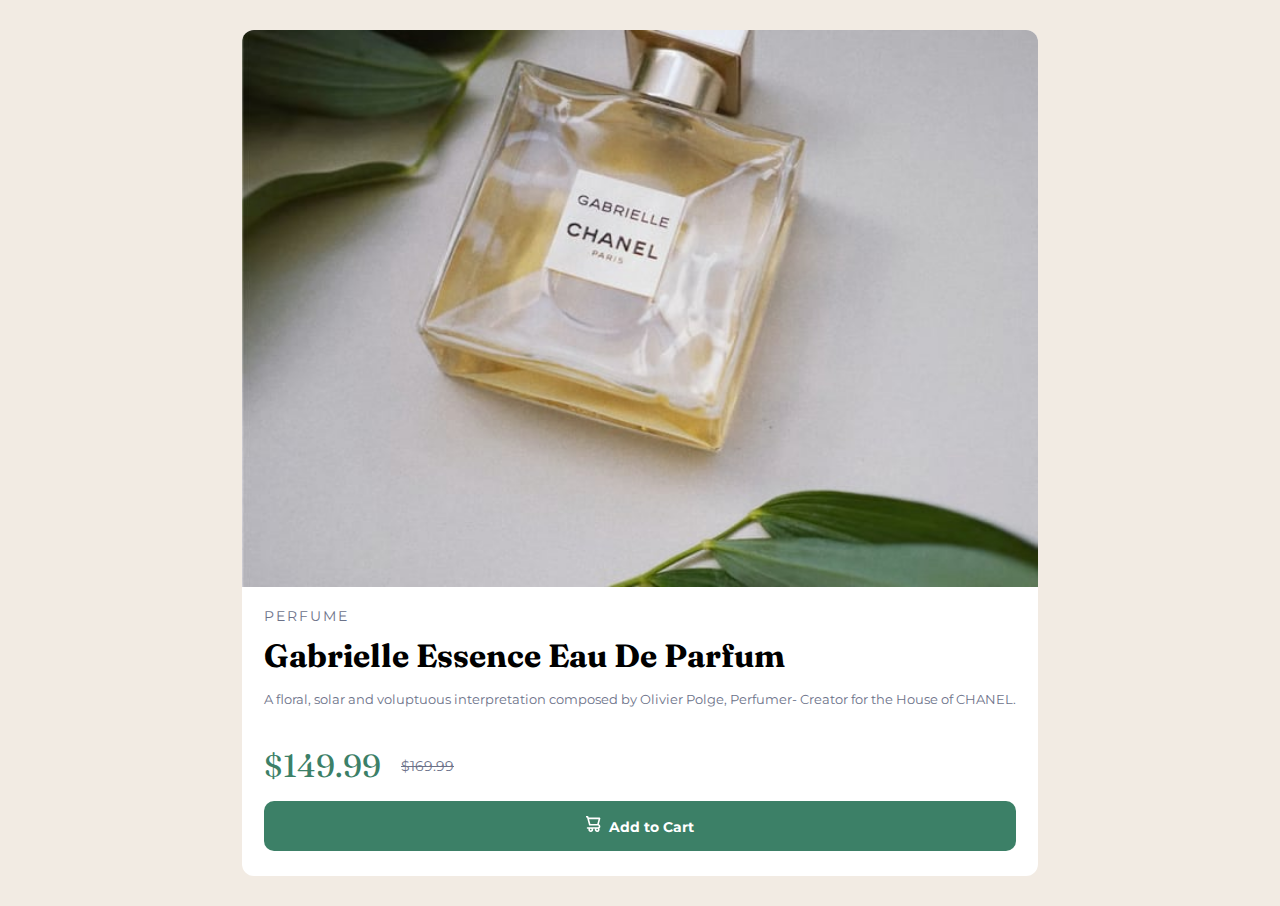
<file: index.html>
<!DOCTYPE html>
<html lang="en">

<head>
    <meta charset="UTF-8">
    <meta http-equiv="X-UA-Compatible" content="IE=edge">
    <meta name="viewport" content="width=device-width, initial-scale=1.0">
    <link rel="icon" type="image/png" sizes="32x32" href="./images/favicon-32x32.png">
    <title>Frontend Mentor | Product preview card component</title>
    <link rel="preconnect" href="https://fonts.googleapis.com">
    <link rel="preconnect" href="https://fonts.gstatic.com" crossorigin>
    <link
        href="https://fonts.googleapis.com/css2?family=Fraunces:opsz,wght@9..144,700&family=Montserrat:wght@500;700&display=swap"
        rel="stylesheet">
    <link rel="stylesheet" href="./css/main.css">
    <style>
        .attribution {
            font-size: 11px;
            text-align: center;
        }

        .attribution a {
            color: hsl(228, 45%, 44%);
        }
    </style>
</head>

<body>


    <div class="card">
        <img class="card__img card__img--mobile" src="./img/image-product-mobile.jpg"
            alt="The bottle of Chanel perfum laying on white surface surrounded by green leaves. ">
        <img class="card__img card__img--desktop" src="./img/image-product-desktop.jpg"
            alt="The bottle of Chanel perfum laying on white surface surrounded by green leaves. ">
        <div class="card__body">
            <p class="card__text card__text--uppercase">Perfume</p>
            <h1 class="card__title">Gabrielle Essence Eau De Parfum</h1>
            <p class="card__text card__text--preview">A floral, solar and voluptuous interpretation composed by Olivier
                Polge,
                Perfumer- Creator for the House of CHANEL.</p>
            <div class="card__prices">
                <p class="card__title card__title--currentPrice">$149.99</p>
                <p class="card__text card__text--oldPrice">$169.99</p>
            </div>
            <div class="card__btns"> <img src="./img/icons/icon-cart.svg" alt="">&nbsp
                <span> Add to Cart </span>
            </div>

        </div>
    </div>

    <!-- <div class="attribution">
        Challenge by <a href="https://www.frontendmentor.io?ref=challenge" target="_blank">Frontend Mentor</a>.
        Coded by <a href="#">kyyylo</a>.
    </div> -->

</body>




</html>
</file>
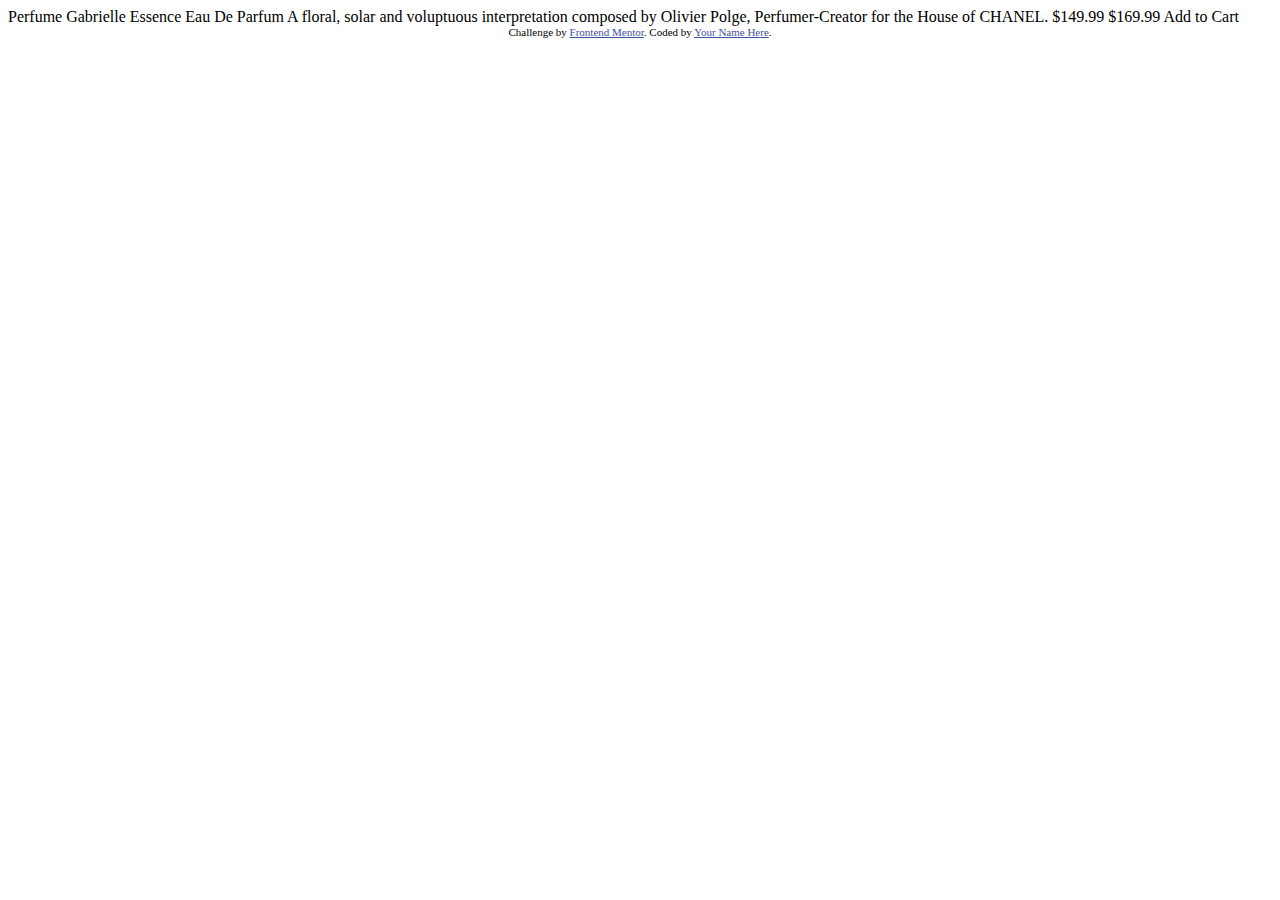
<file: product-preview-card-component-main/index.html>
<!DOCTYPE html>
<html lang="en">
<head>
  <meta charset="UTF-8">
  <meta name="viewport" content="width=device-width, initial-scale=1.0"> <!-- displays site properly based on user's device -->

  <link rel="icon" type="image/png" sizes="32x32" href="./images/favicon-32x32.png">
  
  <title>Frontend Mentor | Product preview card component</title>

  <!-- Feel free to remove these styles or customise in your own stylesheet 👍 -->
  <style>
    .attribution { font-size: 11px; text-align: center; }
    .attribution a { color: hsl(228, 45%, 44%); }
  </style>
</head>
<body>






  
  Perfume

  Gabrielle Essence Eau De Parfum

  A floral, solar and voluptuous interpretation composed by Olivier Polge, 
  Perfumer-Creator for the House of CHANEL.

  $149.99
  $169.99

  Add to Cart
  
  <div class="attribution">
    Challenge by <a href="https://www.frontendmentor.io?ref=challenge" target="_blank">Frontend Mentor</a>. 
    Coded by <a href="#">Your Name Here</a>.
  </div>
</body>
</html>
</file>
<file: css/main.css>
* {
  -webkit-box-sizing: border-box;
          box-sizing: border-box;
  margin: 0;
  padding: 0;
}

html {
  font-size: 62.5%;
}

body {
  background-color: hsl(30deg, 38%, 92%);
  font-family: "Montserrat", sans-serif;
  font-size: 1.4rem;
  min-height: 100vh;
  display: -webkit-box;
  display: -ms-flexbox;
  display: flex;
  -webkit-box-pack: center;
      -ms-flex-pack: center;
          justify-content: center;
  -webkit-box-align: center;
      -ms-flex-align: center;
          align-items: center;
}

.card {
  margin: 3rem 1.5rem;
  border-radius: 12px;
  overflow: hidden;
  background-color: hsl(0deg, 0%, 100%);
}
.card__img--mobile {
  margin: auto;
  width: 100%;
}
.card__img--desktop {
  display: none;
}
.card__body {
  padding: 0 2.2rem 2.5rem;
}
.card__text {
  color: hsl(228deg, 12%, 48%);
  line-height: 2.4rem;
}
.card__text--uppercase {
  text-transform: uppercase;
  letter-spacing: 2px;
  padding: 1.3rem 0;
}
.card__text--preview {
  padding: 1.6rem 0 4rem;
  font-size: 1.3rem;
}
.card__text--oldPrice {
  text-decoration: line-through;
}
.card__title {
  font-family: "Fraunces", serif;
  font-size: 3.2rem;
  line-height: 3rem;
}
.card__title--currentPrice {
  color: hsl(158deg, 36%, 37%);
  padding-right: 2rem;
}
.card__prices {
  display: -webkit-box;
  display: -ms-flexbox;
  display: flex;
  -webkit-box-align: center;
      -ms-flex-align: center;
          align-items: center;
}
.card__btns {
  background-color: hsl(158deg, 36%, 37%);
  margin-top: 2rem;
  padding: 1.5rem 0;
  color: hsl(0deg, 0%, 100%);
  font-weight: 700;
  text-align: center;
  border-radius: 10px;
}

@media (min-width: 1440px) {
  body {
    background-color: hsl(30deg, 38%, 92%);
    font-family: "Montserrat", sans-serif;
    font-size: 1.4rem;
    height: 100vh;
    width: 1440px;
    display: -webkit-box;
    display: -ms-flexbox;
    display: flex;
    -webkit-box-align: center;
        -ms-flex-align: center;
            align-items: center;
    -webkit-box-pack: center;
        -ms-flex-pack: center;
            justify-content: center;
  }
  .card {
    display: -webkit-box;
    display: -ms-flexbox;
    display: flex;
    -webkit-box-align: center;
        -ms-flex-align: center;
            align-items: center;
    -webkit-box-pack: center;
        -ms-flex-pack: center;
            justify-content: center;
    width: 540px;
    height: 400px;
  }
  .card__body {
    width: 100%;
  }
  .card__img--mobile {
    display: none;
  }
  .card__img--desktop {
    display: block;
    margin: auto;
    width: 100%;
    height: 100%;
  }
  .card__btns {
    -webkit-transition: 0.5s;
    transition: 0.5s;
  }
  .card__btns:hover {
    cursor: pointer;
    background-color: hsl(156deg, 42%, 18%);
  }
}/*# sourceMappingURL=main.css.map */
</file>
